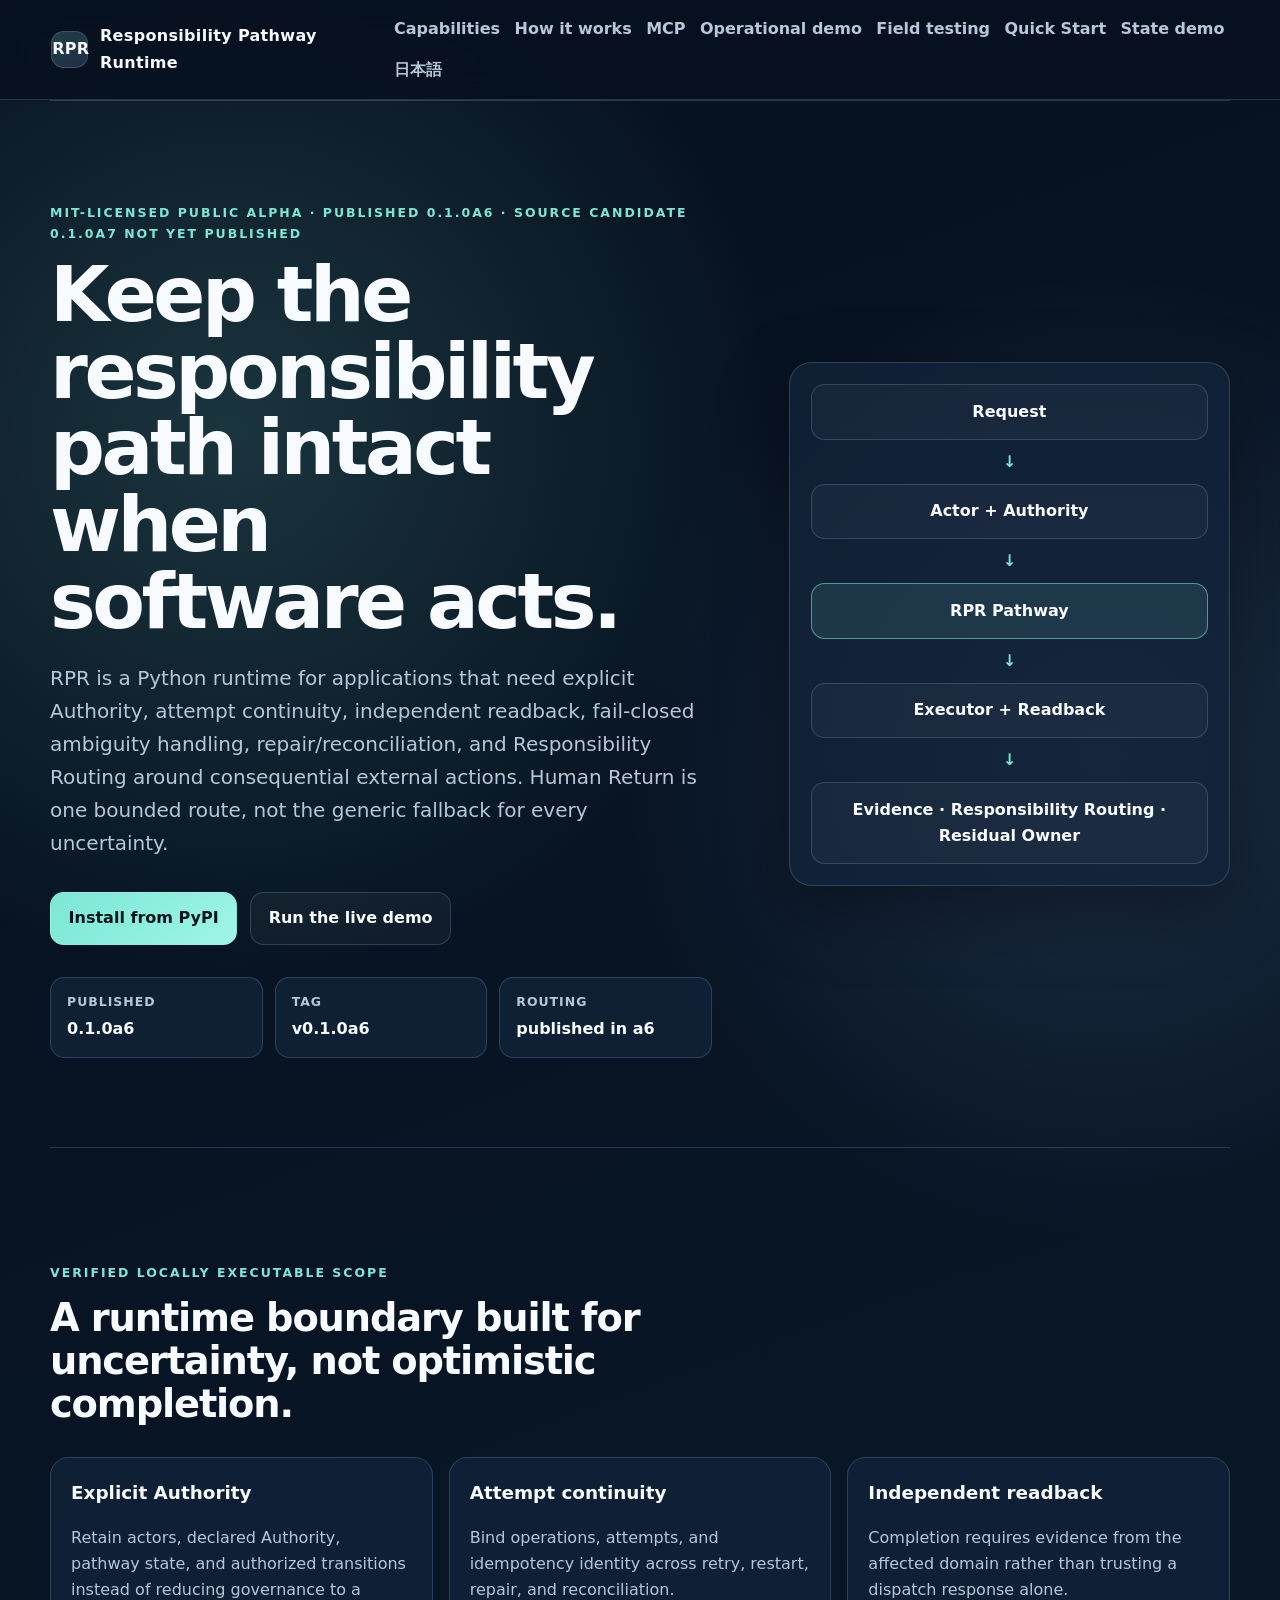
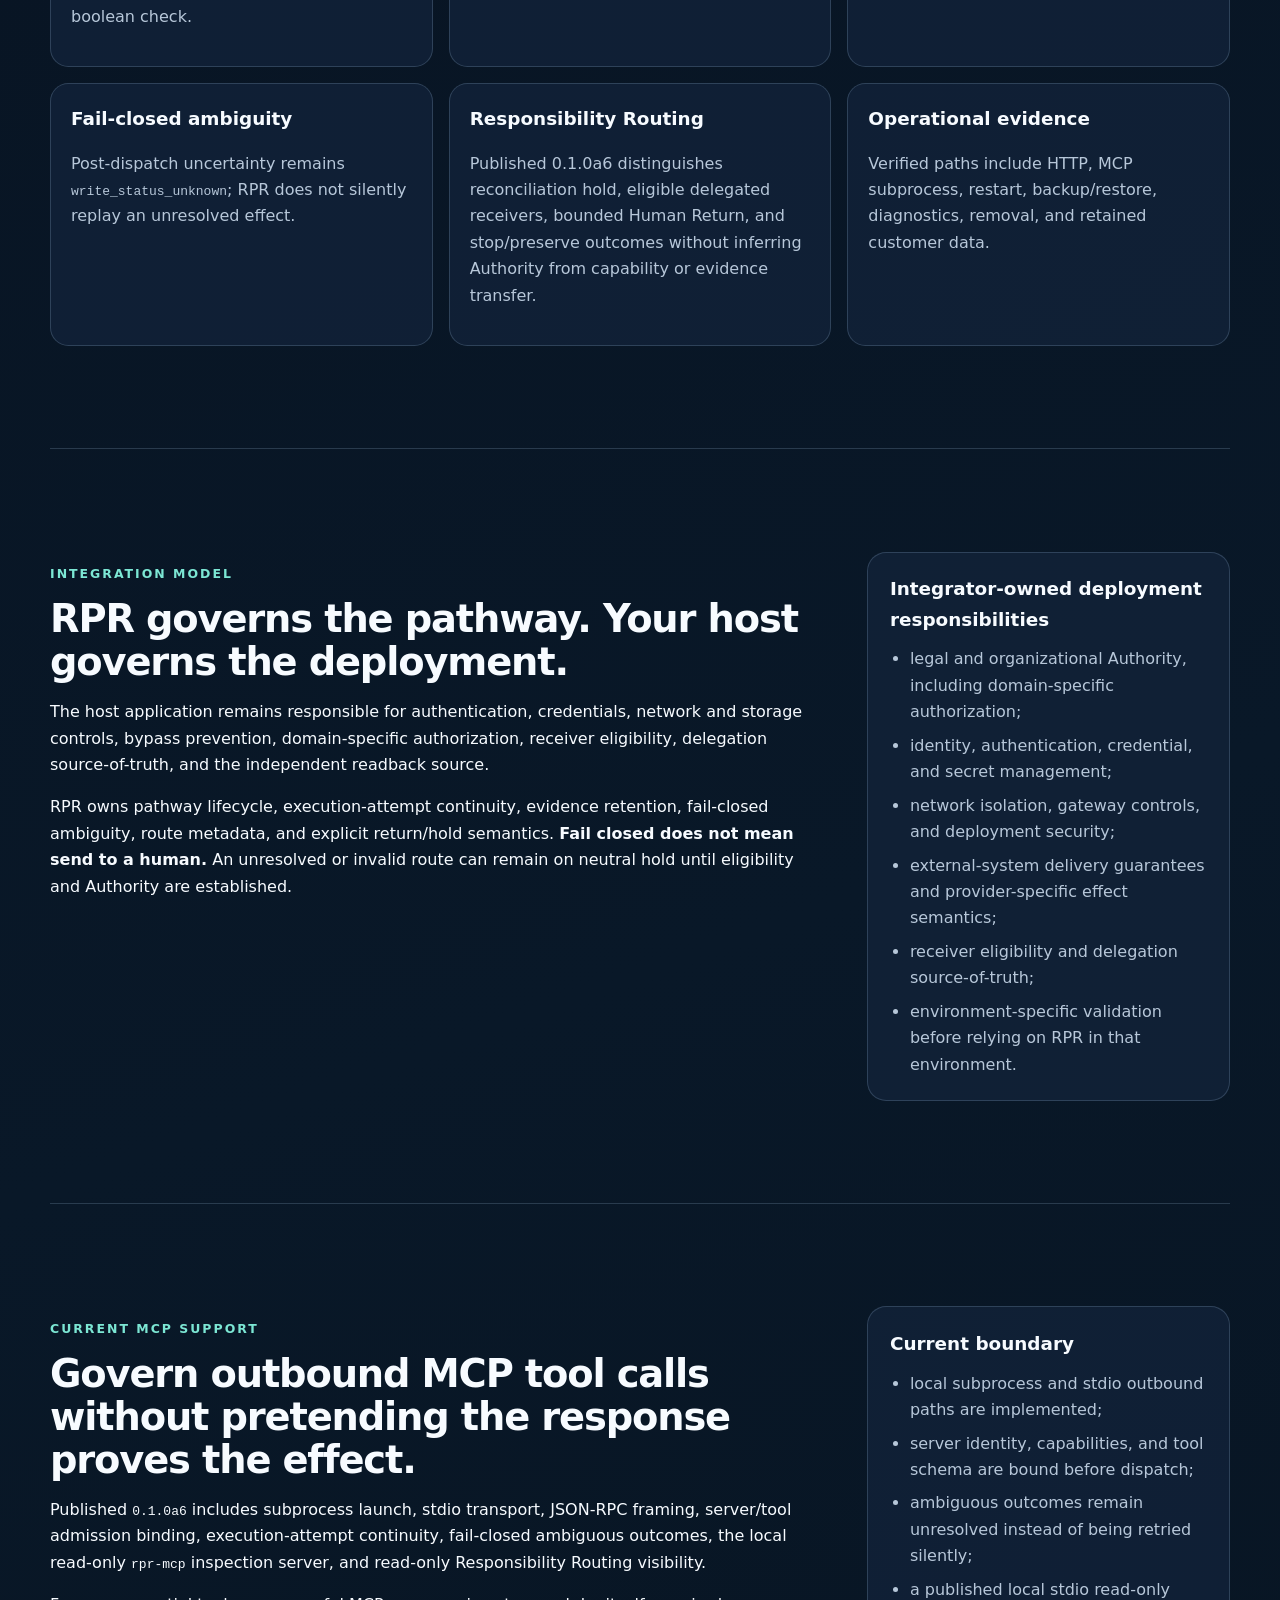
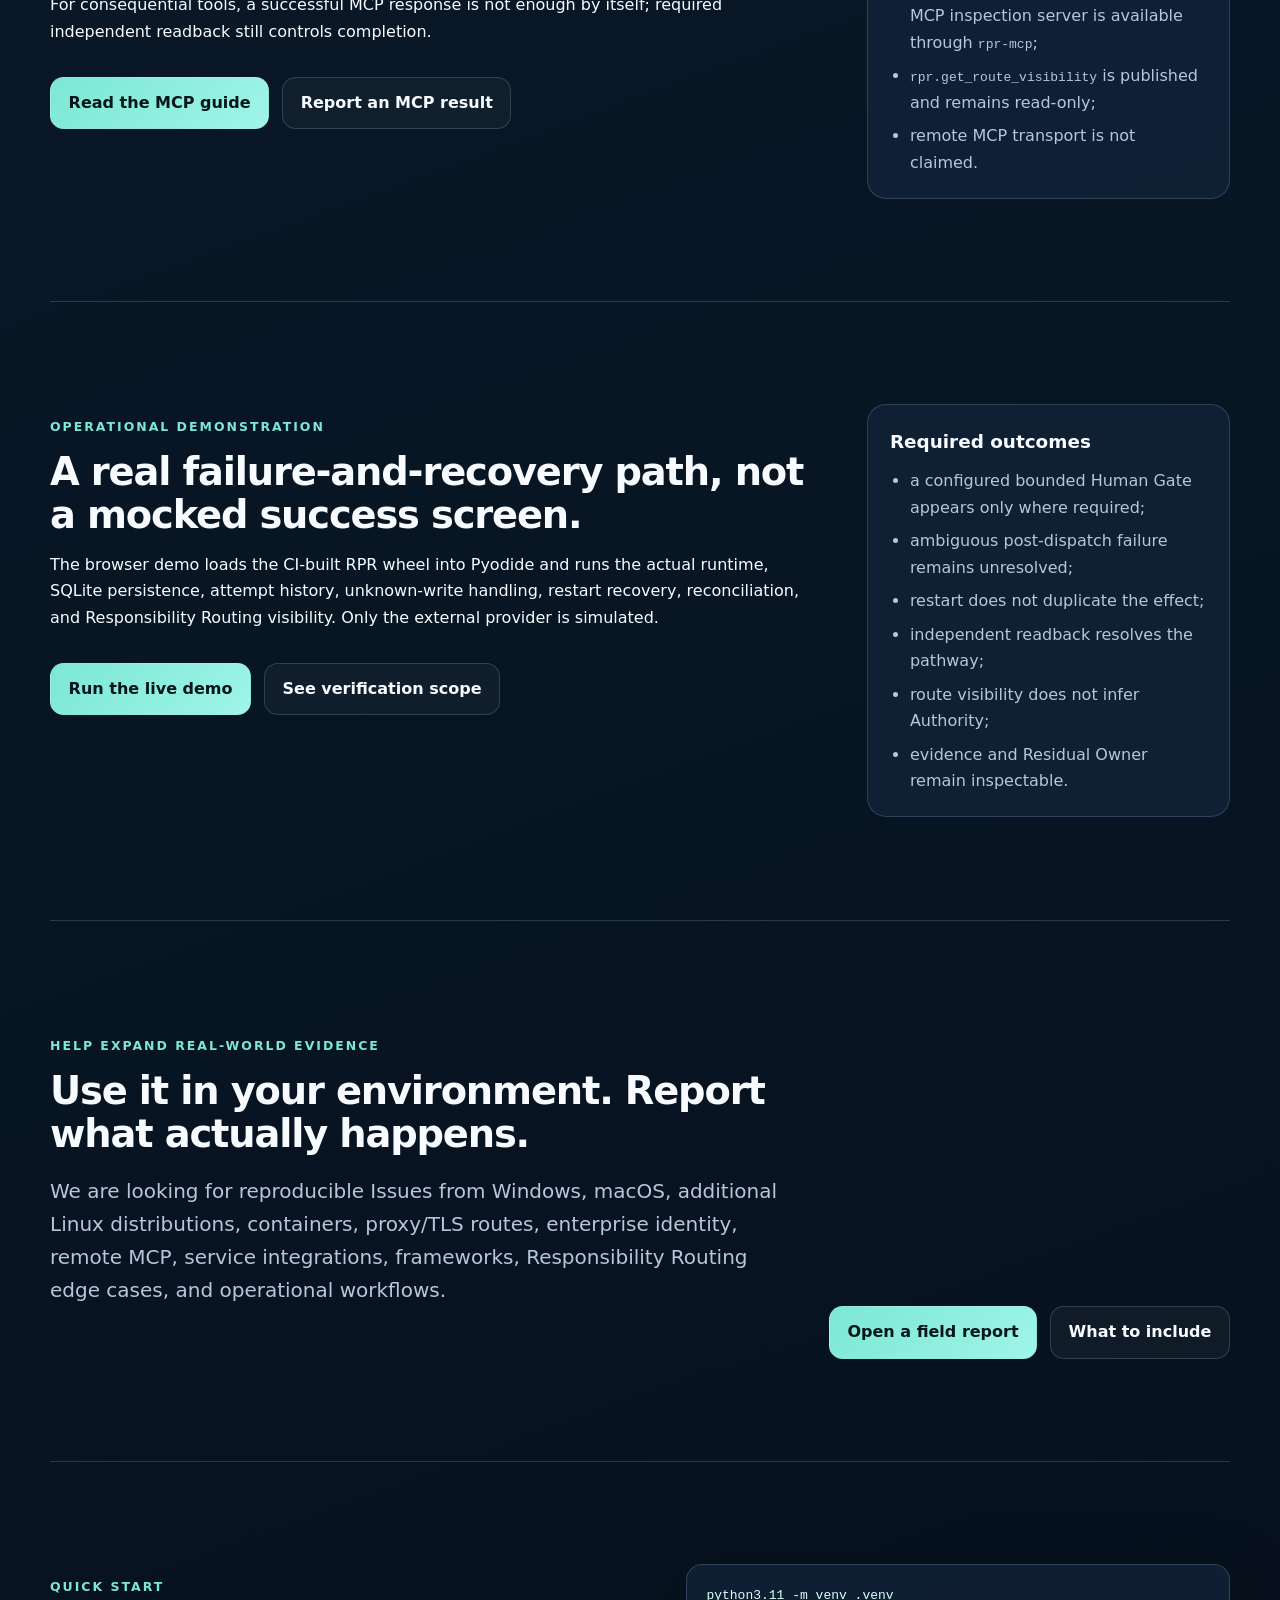
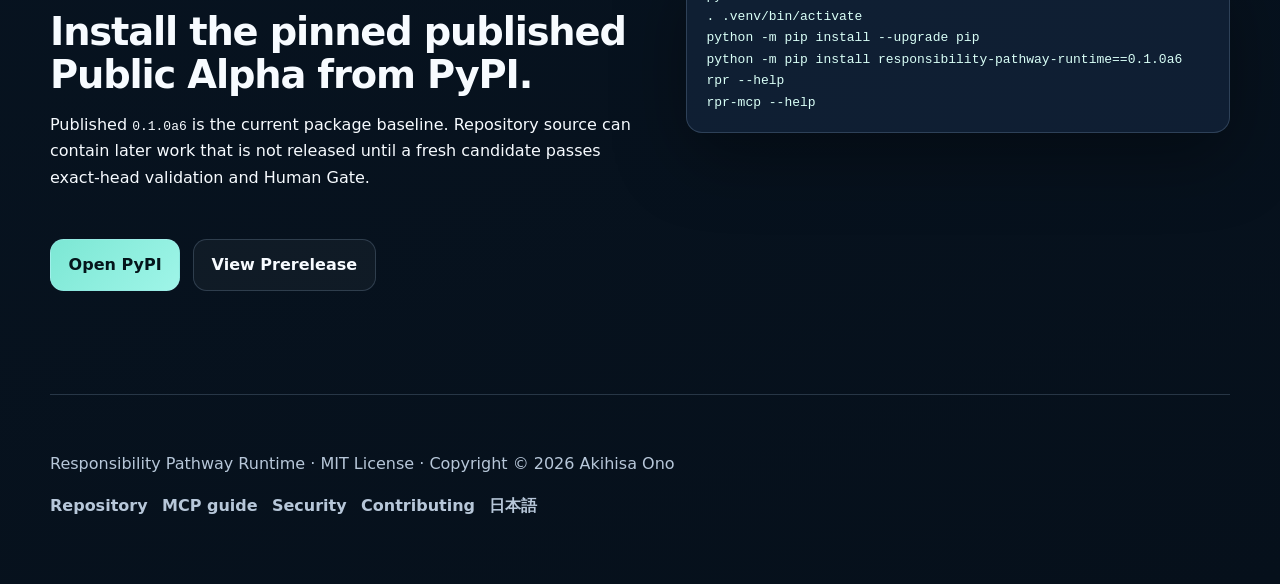
<file: site/index.html>
<!doctype html>
<html lang="en">
<head>
  <meta charset="utf-8">
  <meta name="viewport" content="width=device-width, initial-scale=1">
  <meta name="description" content="Responsibility Pathway Runtime is an MIT-licensed Python runtime for governed external actions, evidence continuity, recovery, Responsibility Routing, bounded Human Gate decisions, and outbound MCP tool calls.">
  <title>Responsibility Pathway Runtime</title>
  <link rel="stylesheet" href="styles.css">
  <script src="app.js" defer></script>
</head>
<body>
  <a class="skip-link" href="#main">Skip to content</a>
  <header class="site-header">
    <a class="brand" href="#top" aria-label="RPR home"><span class="brand-mark" aria-hidden="true">RPR</span><span>Responsibility Pathway Runtime</span></a>
    <nav aria-label="Primary navigation"><a href="#capabilities">Capabilities</a><a href="#how">How it works</a><a href="#mcp">MCP</a><a href="#demo">Operational demo</a><a href="#field-tests">Field testing</a><a href="#start">Quick Start</a><a href="ja.html" hreflang="ja" lang="ja">日本語</a></nav>
  </header>
  <main id="main">
    <section class="hero" id="top">
      <div class="hero-copy">
        <p class="eyebrow">MIT-licensed Public Alpha · published 0.1.0a6 · source candidate 0.1.0a7 not yet published</p>
        <h1>Keep the responsibility path intact when software acts.</h1>
        <p class="lede">RPR is a Python runtime for applications that need explicit Authority, attempt continuity, independent readback, fail-closed ambiguity handling, repair/reconciliation, and Responsibility Routing around consequential external actions. Human Return is one bounded route, not the generic fallback for every uncertainty.</p>
        <div class="actions"><a class="button primary" href="https://pypi.org/project/responsibility-pathway-runtime/0.1.0a6/">Install from PyPI</a><a class="button secondary" href="demo.html">Run the live demo</a></div>
        <dl class="release-facts" aria-label="Release facts"><div><dt>Published</dt><dd>0.1.0a6</dd></div><div><dt>Tag</dt><dd>v0.1.0a6</dd></div><div><dt>Routing</dt><dd>published in a6</dd></div></dl>
      </div>
      <div class="pathway-card" aria-label="Responsibility pathway diagram"><div class="node">Request</div><span>↓</span><div class="node">Actor + Authority</div><span>↓</span><div class="node accent">RPR Pathway</div><span>↓</span><div class="node">Executor + Readback</div><span>↓</span><div class="node">Evidence · Responsibility Routing · Residual Owner</div></div>
    </section>
    <section class="section" id="capabilities"><div class="section-heading"><p class="eyebrow">Verified locally executable scope</p><h2>A runtime boundary built for uncertainty, not optimistic completion.</h2></div><div class="feature-grid">
      <article><h3>Explicit Authority</h3><p>Retain actors, declared Authority, pathway state, and authorized transitions instead of reducing governance to a boolean check.</p></article>
      <article><h3>Attempt continuity</h3><p>Bind operations, attempts, and idempotency identity across retry, restart, repair, and reconciliation.</p></article>
      <article><h3>Independent readback</h3><p>Completion requires evidence from the affected domain rather than trusting a dispatch response alone.</p></article>
      <article><h3>Fail-closed ambiguity</h3><p>Post-dispatch uncertainty remains <code>write_status_unknown</code>; RPR does not silently replay an unresolved effect.</p></article>
      <article><h3>Responsibility Routing</h3><p>Published 0.1.0a6 distinguishes reconciliation hold, eligible delegated receivers, bounded Human Return, and stop/preserve outcomes without inferring Authority from capability or evidence transfer.</p></article>
      <article><h3>Operational evidence</h3><p>Verified paths include HTTP, MCP subprocess, restart, backup/restore, diagnostics, removal, and retained customer data.</p></article>
    </div></section>
    <section class="section split" id="how"><div><p class="eyebrow">Integration model</p><h2>RPR governs the pathway. Your host governs the deployment.</h2><p>The host application remains responsible for authentication, credentials, network and storage controls, bypass prevention, domain-specific authorization, receiver eligibility, delegation source-of-truth, and the independent readback source.</p><p>RPR owns pathway lifecycle, execution-attempt continuity, evidence retention, fail-closed ambiguity, route metadata, and explicit return/hold semantics. <strong>Fail closed does not mean send to a human.</strong> An unresolved or invalid route can remain on neutral hold until eligibility and Authority are established.</p></div><aside class="boundary-card"><h3>Integrator-owned deployment responsibilities</h3><ul><li>legal and organizational Authority, including domain-specific authorization;</li><li>identity, authentication, credential, and secret management;</li><li>network isolation, gateway controls, and deployment security;</li><li>external-system delivery guarantees and provider-specific effect semantics;</li><li>receiver eligibility and delegation source-of-truth;</li><li>environment-specific validation before relying on RPR in that environment.</li></ul></aside></section>
    <section class="section split" id="mcp"><div><p class="eyebrow">Current MCP support</p><h2>Govern outbound MCP tool calls without pretending the response proves the effect.</h2><p>Published <code>0.1.0a6</code> includes subprocess launch, stdio transport, JSON-RPC framing, server/tool admission binding, execution-attempt continuity, fail-closed ambiguous outcomes, the local read-only <code>rpr-mcp</code> inspection server, and read-only Responsibility Routing visibility.</p><p>For consequential tools, a successful MCP response is not enough by itself; required independent readback still controls completion.</p><div class="actions"><a class="button primary" href="https://github.com/YutoriKomeiji/responsibility-pathway-runtime/blob/main/docs/en/mcp-integration.md">Read the MCP guide</a><a class="button secondary" href="https://github.com/YutoriKomeiji/responsibility-pathway-runtime/issues/new/choose">Report an MCP result</a></div></div><aside class="boundary-card"><h3>Current boundary</h3><ul><li>local subprocess and stdio outbound paths are implemented;</li><li>server identity, capabilities, and tool schema are bound before dispatch;</li><li>ambiguous outcomes remain unresolved instead of being retried silently;</li><li>a published local stdio read-only MCP inspection server is available through <code>rpr-mcp</code>;</li><li><code>rpr.get_route_visibility</code> is published and remains read-only;</li><li>remote MCP transport is not claimed.</li></ul></aside></section>
    <section class="section split" id="demo"><div><p class="eyebrow">Operational demonstration</p><h2>A real failure-and-recovery path, not a mocked success screen.</h2><p>The browser demo loads the CI-built RPR wheel into Pyodide and runs the actual runtime, SQLite persistence, attempt history, unknown-write handling, restart recovery, reconciliation, and Responsibility Routing visibility. Only the external provider is simulated.</p><div class="actions"><a class="button primary" href="demo.html">Run the live demo</a><a class="button secondary" href="https://github.com/YutoriKomeiji/responsibility-pathway-runtime/blob/main/docs/en/verification-release-uat.md">See verification scope</a></div></div><aside class="boundary-card"><h3>Required outcomes</h3><ul><li>a configured bounded Human Gate appears only where required;</li><li>ambiguous post-dispatch failure remains unresolved;</li><li>restart does not duplicate the effect;</li><li>independent readback resolves the pathway;</li><li>route visibility does not infer Authority;</li><li>evidence and Residual Owner remain inspectable.</li></ul></aside></section>
    <section class="section field" id="field-tests"><div class="section-heading"><p class="eyebrow">Help expand real-world evidence</p><h2>Use it in your environment. Report what actually happens.</h2><p>We are looking for reproducible Issues from Windows, macOS, additional Linux distributions, containers, proxy/TLS routes, enterprise identity, remote MCP, service integrations, frameworks, Responsibility Routing edge cases, and operational workflows.</p></div><div class="field-actions"><a class="button primary" href="https://github.com/YutoriKomeiji/responsibility-pathway-runtime/issues/new/choose">Open a field report</a><a class="button secondary" href="https://github.com/YutoriKomeiji/responsibility-pathway-runtime/blob/main/SUPPORT.md">What to include</a></div></section>
    <section class="section quick-start" id="start"><div><p class="eyebrow">Quick Start</p><h2>Install the pinned published Public Alpha from PyPI.</h2><p>Published <code>0.1.0a6</code> is the current package baseline. Repository source can contain later work that is not released until a fresh candidate passes exact-head validation and Human Gate.</p></div><pre><code>python3.11 -m venv .venv
. .venv/bin/activate
python -m pip install --upgrade pip
python -m pip install responsibility-pathway-runtime==0.1.0a6
rpr --help
rpr-mcp --help</code></pre><div class="actions"><a class="button primary" href="https://pypi.org/project/responsibility-pathway-runtime/0.1.0a6/">Open PyPI</a><a class="button secondary" href="https://github.com/YutoriKomeiji/responsibility-pathway-runtime/releases/tag/v0.1.0a6">View Prerelease</a></div></section>
  </main>
  <footer><p>Responsibility Pathway Runtime · MIT License · Copyright © 2026 Akihisa Ono</p><nav aria-label="Footer navigation"><a href="https://github.com/YutoriKomeiji/responsibility-pathway-runtime">Repository</a><a href="https://github.com/YutoriKomeiji/responsibility-pathway-runtime/blob/main/docs/en/mcp-integration.md">MCP guide</a><a href="https://github.com/YutoriKomeiji/responsibility-pathway-runtime/blob/main/SECURITY.md">Security</a><a href="https://github.com/YutoriKomeiji/responsibility-pathway-runtime/blob/main/CONTRIBUTING.md">Contributing</a><a href="ja.html" hreflang="ja" lang="ja">日本語</a></nav></footer>
</body>
</html>
</file>
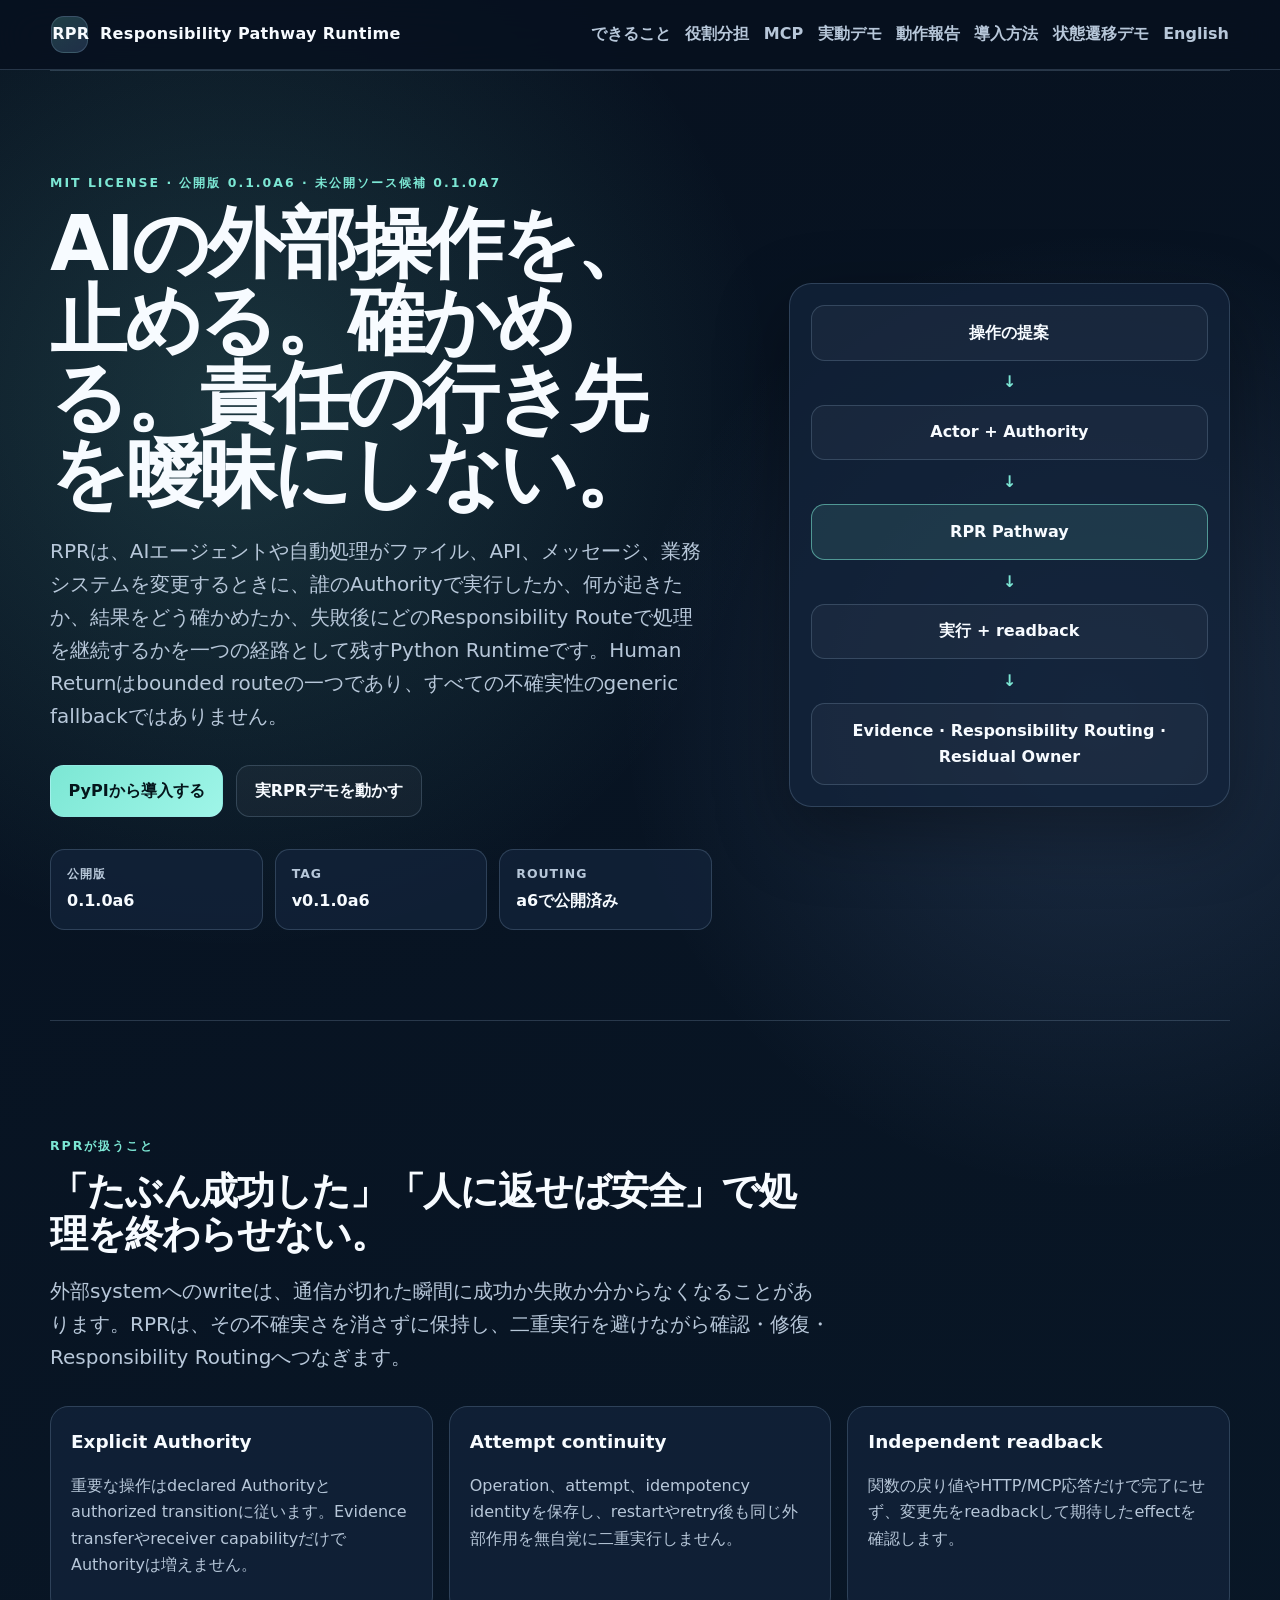
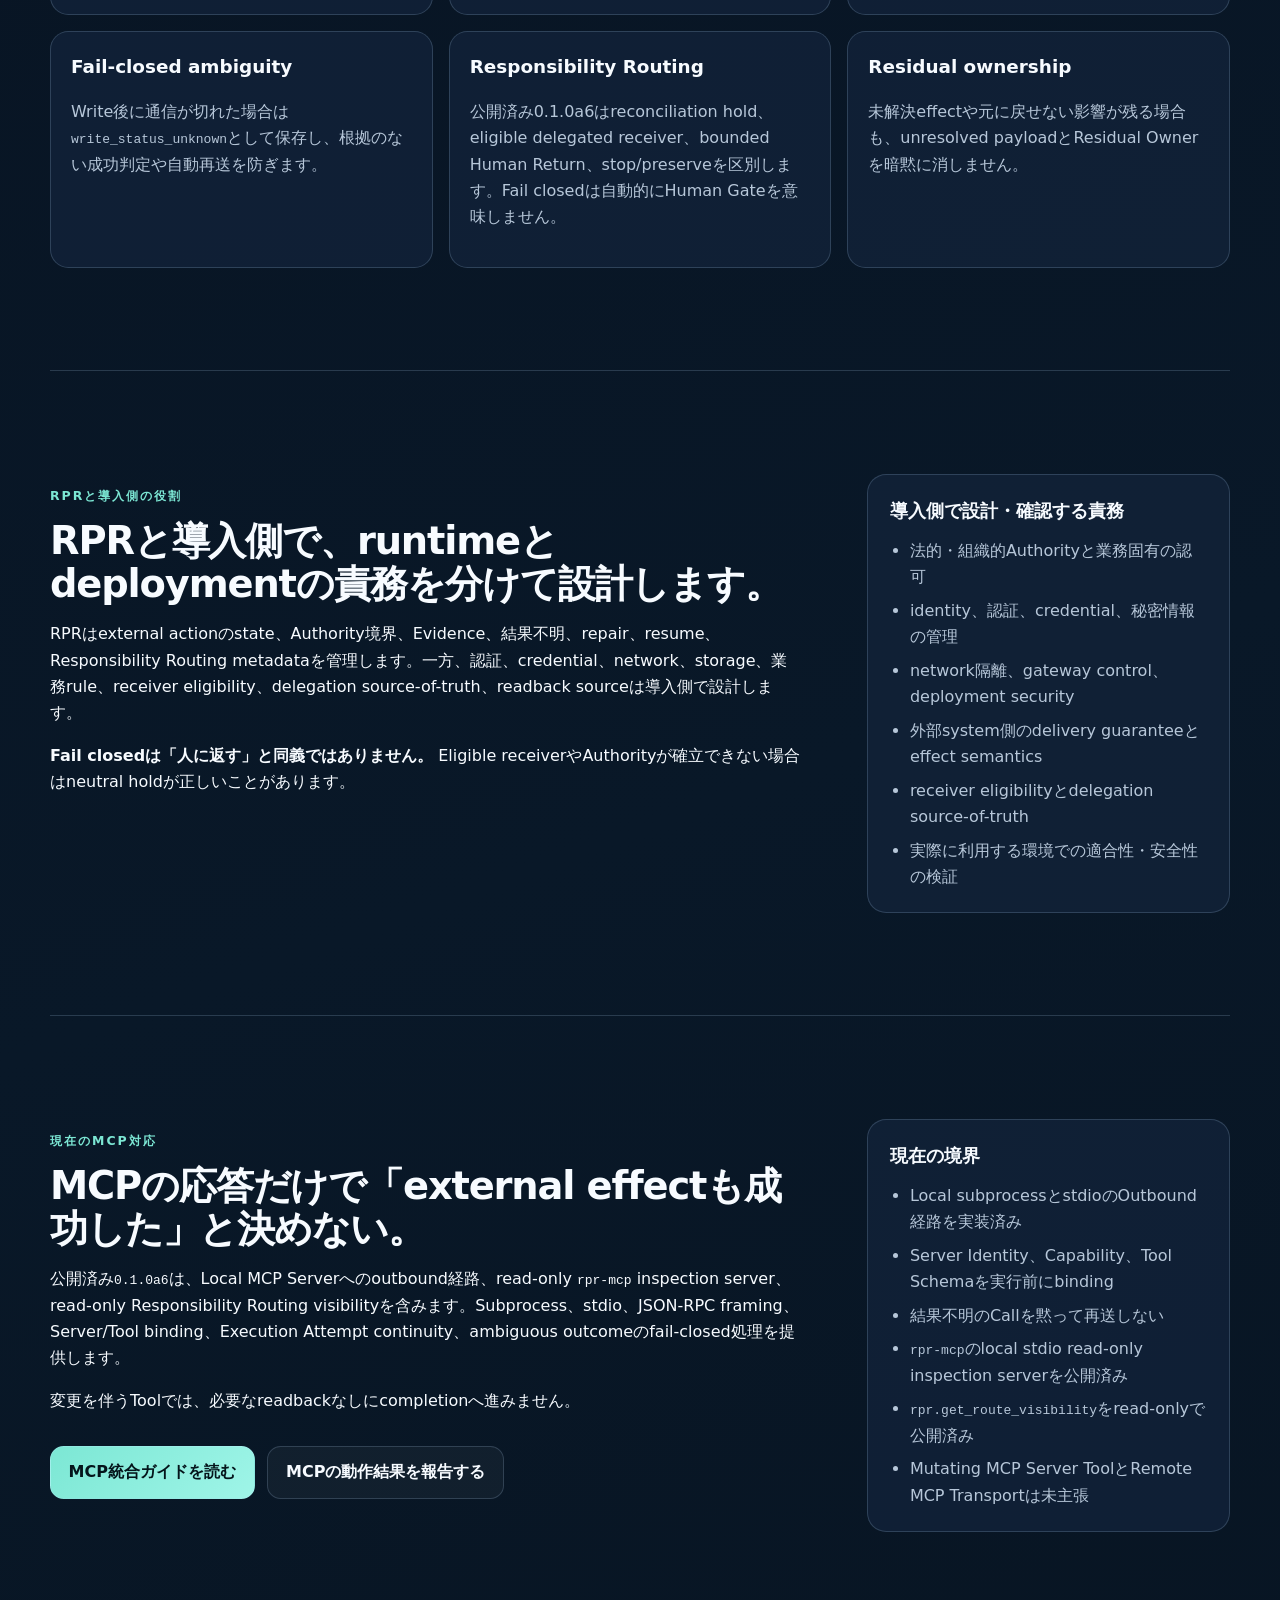
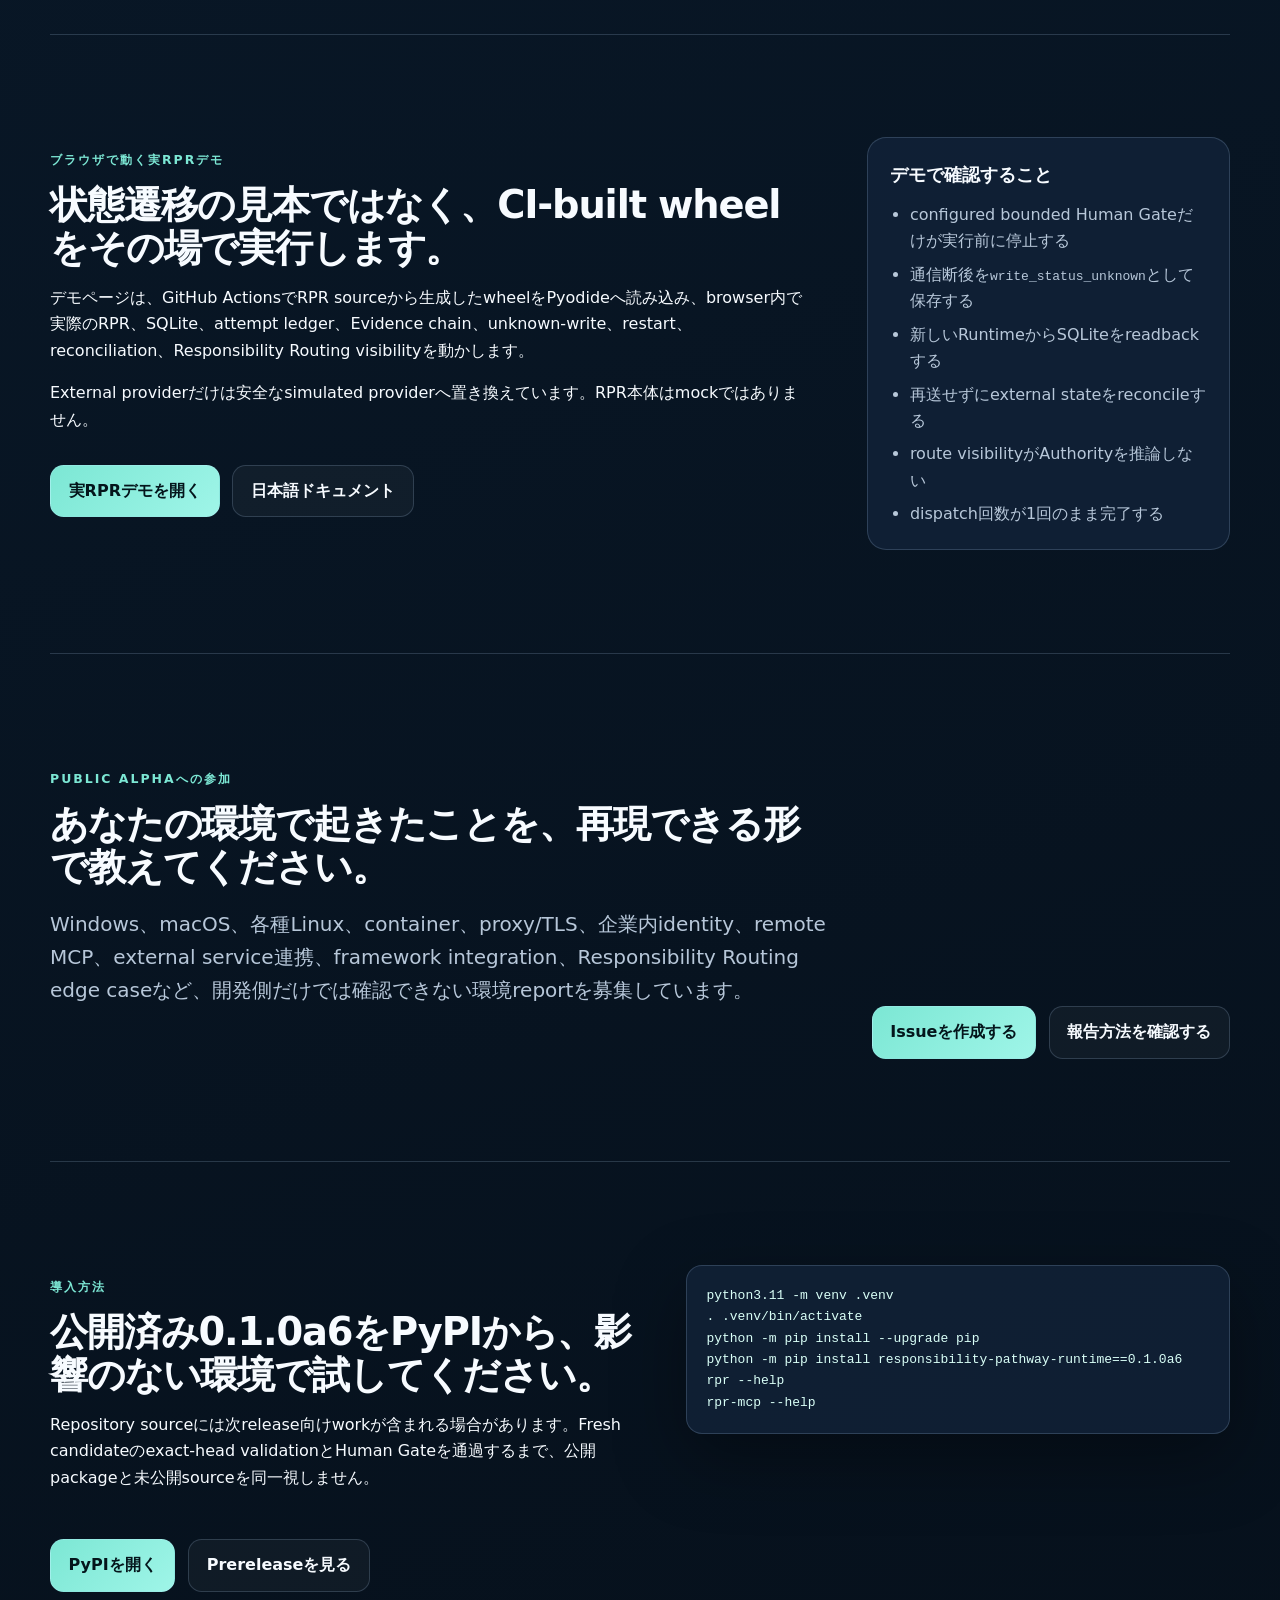
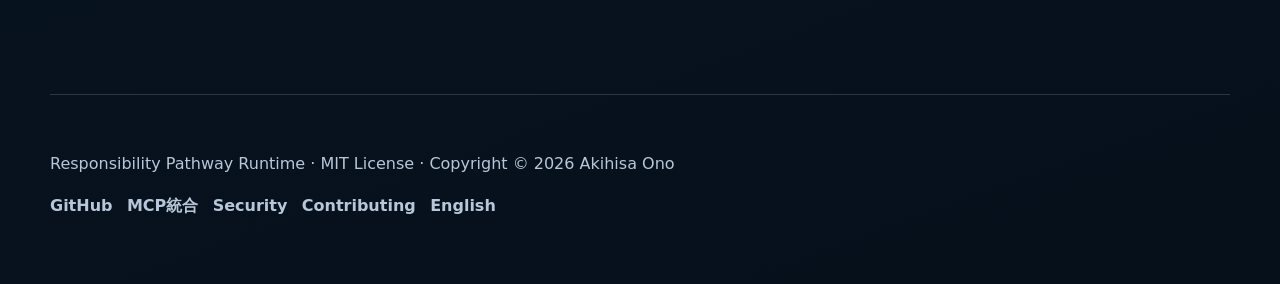
<file: site/ja.html>
<!doctype html>
<html lang="ja">
<head>
  <meta charset="utf-8">
  <meta name="viewport" content="width=device-width, initial-scale=1">
  <meta name="description" content="Responsibility Pathway Runtime（RPR）は、AIや自動処理による外部操作とMCP Tool Callを、Authority、実行記録、結果確認、修復、Responsibility Routingまで含む責任経路として扱うMITライセンスのPython Runtimeです。">
  <title>Responsibility Pathway Runtime | 日本語</title>
  <link rel="stylesheet" href="styles.css">
  <script src="app.js" defer></script>
</head>
<body>
  <a class="skip-link" href="#main">本文へ移動</a>
  <header class="site-header">
    <a class="brand" href="#top" aria-label="RPRホーム"><span class="brand-mark" aria-hidden="true">RPR</span><span>Responsibility Pathway Runtime</span></a>
    <nav aria-label="主要ナビゲーション"><a href="#capabilities">できること</a><a href="#how">役割分担</a><a href="#mcp">MCP</a><a href="#demo">実動デモ</a><a href="#field-tests">動作報告</a><a href="#start">導入方法</a><a href="index.html" hreflang="en" lang="en">English</a></nav>
  </header>
  <main id="main">
    <section class="hero" id="top">
      <div class="hero-copy">
        <p class="eyebrow">MIT License · 公開版 0.1.0a6 · 未公開ソース候補 0.1.0a7</p>
        <h1>AIの外部操作を、止める。確かめる。責任の行き先を曖昧にしない。</h1>
        <p class="lede">RPRは、AIエージェントや自動処理がファイル、API、メッセージ、業務システムを変更するときに、誰のAuthorityで実行したか、何が起きたか、結果をどう確かめたか、失敗後にどのResponsibility Routeで処理を継続するかを一つの経路として残すPython Runtimeです。Human Returnはbounded routeの一つであり、すべての不確実性のgeneric fallbackではありません。</p>
        <div class="actions"><a class="button primary" href="https://pypi.org/project/responsibility-pathway-runtime/0.1.0a6/">PyPIから導入する</a><a class="button secondary" href="demo.html">実RPRデモを動かす</a></div>
        <dl class="release-facts" aria-label="公開情報"><div><dt>公開版</dt><dd>0.1.0a6</dd></div><div><dt>Tag</dt><dd>v0.1.0a6</dd></div><div><dt>Routing</dt><dd>a6で公開済み</dd></div></dl>
      </div>
      <div class="pathway-card" aria-label="責任経路図"><div class="node">操作の提案</div><span>↓</span><div class="node">Actor + Authority</div><span>↓</span><div class="node accent">RPR Pathway</div><span>↓</span><div class="node">実行 + readback</div><span>↓</span><div class="node">Evidence · Responsibility Routing · Residual Owner</div></div>
    </section>

    <section class="section" id="capabilities">
      <div class="section-heading"><p class="eyebrow">RPRが扱うこと</p><h2>「たぶん成功した」「人に返せば安全」で処理を終わらせない。</h2><p>外部systemへのwriteは、通信が切れた瞬間に成功か失敗か分からなくなることがあります。RPRは、その不確実さを消さずに保持し、二重実行を避けながら確認・修復・Responsibility Routingへつなぎます。</p></div>
      <div class="feature-grid">
        <article><h3>Explicit Authority</h3><p>重要な操作はdeclared Authorityとauthorized transitionに従います。Evidence transferやreceiver capabilityだけでAuthorityは増えません。</p></article>
        <article><h3>Attempt continuity</h3><p>Operation、attempt、idempotency identityを保存し、restartやretry後も同じ外部作用を無自覚に二重実行しません。</p></article>
        <article><h3>Independent readback</h3><p>関数の戻り値やHTTP/MCP応答だけで完了にせず、変更先をreadbackして期待したeffectを確認します。</p></article>
        <article><h3>Fail-closed ambiguity</h3><p>Write後に通信が切れた場合は<code>write_status_unknown</code>として保存し、根拠のない成功判定や自動再送を防ぎます。</p></article>
        <article><h3>Responsibility Routing</h3><p>公開済み0.1.0a6はreconciliation hold、eligible delegated receiver、bounded Human Return、stop/preserveを区別します。Fail closedは自動的にHuman Gateを意味しません。</p></article>
        <article><h3>Residual ownership</h3><p>未解決effectや元に戻せない影響が残る場合も、unresolved payloadとResidual Ownerを暗黙に消しません。</p></article>
      </div>
    </section>

    <section class="section split" id="how">
      <div><p class="eyebrow">RPRと導入側の役割</p><h2>RPRと導入側で、runtimeとdeploymentの責務を分けて設計します。</h2><p>RPRはexternal actionのstate、Authority境界、Evidence、結果不明、repair、resume、Responsibility Routing metadataを管理します。一方、認証、credential、network、storage、業務rule、receiver eligibility、delegation source-of-truth、readback sourceは導入側で設計します。</p><p><strong>Fail closedは「人に返す」と同義ではありません。</strong> Eligible receiverやAuthorityが確立できない場合はneutral holdが正しいことがあります。</p></div>
      <aside class="boundary-card"><h3>導入側で設計・確認する責務</h3><ul><li>法的・組織的Authorityと業務固有の認可</li><li>identity、認証、credential、秘密情報の管理</li><li>network隔離、gateway control、deployment security</li><li>外部system側のdelivery guaranteeとeffect semantics</li><li>receiver eligibilityとdelegation source-of-truth</li><li>実際に利用する環境での適合性・安全性の検証</li></ul></aside>
    </section>

    <section class="section split" id="mcp">
      <div><p class="eyebrow">現在のMCP対応</p><h2>MCPの応答だけで「external effectも成功した」と決めない。</h2><p>公開済み<code>0.1.0a6</code>は、Local MCP Serverへのoutbound経路、read-only <code>rpr-mcp</code> inspection server、read-only Responsibility Routing visibilityを含みます。Subprocess、stdio、JSON-RPC framing、Server/Tool binding、Execution Attempt continuity、ambiguous outcomeのfail-closed処理を提供します。</p><p>変更を伴うToolでは、必要なreadbackなしにcompletionへ進みません。</p><div class="actions"><a class="button primary" href="https://github.com/YutoriKomeiji/responsibility-pathway-runtime/blob/main/docs/ja/mcp-integration.md">MCP統合ガイドを読む</a><a class="button secondary" href="https://github.com/YutoriKomeiji/responsibility-pathway-runtime/issues/new/choose">MCPの動作結果を報告する</a></div></div>
      <aside class="boundary-card"><h3>現在の境界</h3><ul><li>Local subprocessとstdioのOutbound経路を実装済み</li><li>Server Identity、Capability、Tool Schemaを実行前にbinding</li><li>結果不明のCallを黙って再送しない</li><li><code>rpr-mcp</code>のlocal stdio read-only inspection serverを公開済み</li><li><code>rpr.get_route_visibility</code>をread-onlyで公開済み</li><li>Mutating MCP Server ToolとRemote MCP Transportは未主張</li></ul></aside>
    </section>

    <section class="section split" id="demo">
      <div><p class="eyebrow">ブラウザで動く実RPRデモ</p><h2>状態遷移の見本ではなく、CI-built wheelをその場で実行します。</h2><p>デモページは、GitHub ActionsでRPR sourceから生成したwheelをPyodideへ読み込み、browser内で実際のRPR、SQLite、attempt ledger、Evidence chain、unknown-write、restart、reconciliation、Responsibility Routing visibilityを動かします。</p><p>External providerだけは安全なsimulated providerへ置き換えています。RPR本体はmockではありません。</p><div class="actions"><a class="button primary" href="demo.html">実RPRデモを開く</a><a class="button secondary" href="https://github.com/YutoriKomeiji/responsibility-pathway-runtime/blob/main/docs/ja/README.md">日本語ドキュメント</a></div></div>
      <aside class="boundary-card"><h3>デモで確認すること</h3><ul><li>configured bounded Human Gateだけが実行前に停止する</li><li>通信断後を<code>write_status_unknown</code>として保存する</li><li>新しいRuntimeからSQLiteをreadbackする</li><li>再送せずにexternal stateをreconcileする</li><li>route visibilityがAuthorityを推論しない</li><li>dispatch回数が1回のまま完了する</li></ul></aside>
    </section>

    <section class="section field" id="field-tests">
      <div class="section-heading"><p class="eyebrow">Public Alphaへの参加</p><h2>あなたの環境で起きたことを、再現できる形で教えてください。</h2><p>Windows、macOS、各種Linux、container、proxy/TLS、企業内identity、remote MCP、external service連携、framework integration、Responsibility Routing edge caseなど、開発側だけでは確認できない環境reportを募集しています。</p></div>
      <div class="field-actions"><a class="button primary" href="https://github.com/YutoriKomeiji/responsibility-pathway-runtime/issues/new/choose">Issueを作成する</a><a class="button secondary" href="https://github.com/YutoriKomeiji/responsibility-pathway-runtime/blob/main/SUPPORT.md">報告方法を確認する</a></div>
    </section>

    <section class="section quick-start" id="start">
      <div><p class="eyebrow">導入方法</p><h2>公開済み0.1.0a6をPyPIから、影響のない環境で試してください。</h2><p>Repository sourceには次release向けworkが含まれる場合があります。Fresh candidateのexact-head validationとHuman Gateを通過するまで、公開packageと未公開sourceを同一視しません。</p></div>
      <pre><code>python3.11 -m venv .venv
. .venv/bin/activate
python -m pip install --upgrade pip
python -m pip install responsibility-pathway-runtime==0.1.0a6
rpr --help
rpr-mcp --help</code></pre>
      <div class="actions"><a class="button primary" href="https://pypi.org/project/responsibility-pathway-runtime/0.1.0a6/">PyPIを開く</a><a class="button secondary" href="https://github.com/YutoriKomeiji/responsibility-pathway-runtime/releases/tag/v0.1.0a6">Prereleaseを見る</a></div>
    </section>
  </main>
  <footer><p>Responsibility Pathway Runtime · MIT License · Copyright © 2026 Akihisa Ono</p><nav aria-label="フッターナビゲーション"><a href="https://github.com/YutoriKomeiji/responsibility-pathway-runtime">GitHub</a><a href="https://github.com/YutoriKomeiji/responsibility-pathway-runtime/blob/main/docs/ja/mcp-integration.md">MCP統合</a><a href="https://github.com/YutoriKomeiji/responsibility-pathway-runtime/blob/main/SECURITY.md">Security</a><a href="https://github.com/YutoriKomeiji/responsibility-pathway-runtime/blob/main/CONTRIBUTING.md">Contributing</a><a href="index.html" hreflang="en" lang="en">English</a></nav></footer>
</body>
</html>
</file>
<file: site/styles.css>
/*
Language: CSS
Purpose: Public product website presentation for Responsibility Pathway Runtime.
Boundary: Static presentation only; it does not change runtime authorization or verification semantics.
*/
:root {
  color-scheme: dark;
  --bg: #07111f;
  --surface: rgba(18, 35, 58, 0.78);
  --surface-strong: #10253e;
  --text: #f7fbff;
  --muted: #b7c7d9;
  --accent: #7ce7d4;
  --accent-2: #8eb8ff;
  --warning: #ffd27a;
  --line: rgba(190, 220, 255, 0.18);
  --shadow: 0 24px 70px rgba(0, 0, 0, 0.34);
  font-family: Inter, ui-sans-serif, system-ui, -apple-system, BlinkMacSystemFont, "Segoe UI", sans-serif;
}
* { box-sizing: border-box; }
html { scroll-behavior: smooth; }
body {
  margin: 0;
  min-height: 100vh;
  color: var(--text);
  background:
    radial-gradient(circle at 18% 8%, rgba(124, 231, 212, 0.16), transparent 34rem),
    radial-gradient(circle at 86% 14%, rgba(142, 184, 255, 0.16), transparent 30rem),
    linear-gradient(160deg, #07111f 0%, #091828 48%, #06101b 100%);
  line-height: 1.65;
}
a { color: var(--accent); text-underline-offset: .2em; }
a:hover { color: #b8fff2; }
.skip-link { position: absolute; left: -999px; top: 1rem; }
.skip-link:focus { left: 1rem; z-index: 99; padding: .7rem 1rem; background: #fff; color: #000; border-radius: .7rem; }
.site-header {
  position: sticky; top: 0; z-index: 20;
  display: flex; align-items: center; justify-content: space-between; gap: 1rem;
  padding: 1rem clamp(1rem, 4vw, 4rem);
  background: rgba(7, 17, 31, .82); backdrop-filter: blur(18px);
  border-bottom: 1px solid var(--line);
}
.brand { display: flex; align-items: center; gap: .75rem; font-weight: 800; letter-spacing: .02em; text-decoration: none; color: var(--text); }
.brand-mark { width: 2.3rem; height: 2.3rem; display: grid; place-items: center; border: 1px solid var(--line); border-radius: .8rem; background: linear-gradient(145deg, rgba(124,231,212,.22), rgba(142,184,255,.18)); }
nav { display: flex; flex-wrap: wrap; gap: .9rem; }
nav a { color: var(--muted); text-decoration: none; font-weight: 650; }
nav a:hover, nav a:focus-visible { color: var(--text); }
main { width: min(1180px, calc(100% - 2rem)); margin: 0 auto; }
.hero { min-height: 72vh; display: grid; grid-template-columns: 1.2fr .8fr; align-items: center; gap: clamp(2rem, 6vw, 5rem); padding: clamp(3.5rem, 7vw, 6.5rem) 0; }
.eyebrow { color: var(--accent); font-weight: 800; letter-spacing: .16em; text-transform: uppercase; font-size: .78rem; }
h1 { font-size: clamp(2.65rem, 6vw, 5.4rem); line-height: 1; letter-spacing: -.045em; margin: .7rem 0 1.35rem; max-width: 11ch; }
html[lang="ja"] h1 { max-width: none; text-wrap: balance; }
h2 { font-size: clamp(1.75rem, 3vw, 2.75rem); line-height: 1.12; letter-spacing: -.03em; margin: 0 0 1rem; }
h3 { margin: 0 0 .65rem; font-size: 1.15rem; }
.lead, .lede, .section-heading > p:not(.eyebrow) { color: var(--muted); font-size: clamp(1.05rem, 1.6vw, 1.25rem); max-width: 68ch; }
.actions { display: flex; flex-wrap: wrap; gap: .8rem; margin-top: 2rem; }
.button { display: inline-flex; align-items: center; justify-content: center; min-height: 3rem; padding: .75rem 1.1rem; border-radius: .85rem; border: 1px solid var(--line); text-decoration: none; font-weight: 800; cursor: pointer; }
.button.primary { color: #04151b; background: linear-gradient(135deg, var(--accent), #9ff5e8); }
.button.secondary { color: var(--text); background: rgba(255,255,255,.04); }
.button:disabled { cursor: not-allowed; opacity: .55; }
.status-card, .card, .boundary-card, .pathway-card, .feature-grid article, .release-facts div, pre { background: var(--surface); border: 1px solid var(--line); box-shadow: var(--shadow); }
.status-card { border-radius: 1.4rem; padding: 1.4rem; }
.status-row { display: flex; justify-content: space-between; gap: 1rem; padding: .72rem 0; border-bottom: 1px solid var(--line); }
.status-row:last-child { border-bottom: 0; }
.status-row span:first-child { color: var(--muted); }
.badge { display: inline-flex; align-items: center; gap: .4rem; border-radius: 999px; padding: .35rem .65rem; border: 1px solid var(--line); background: rgba(124,231,212,.08); font-size: .86rem; font-weight: 800; }
.release-facts { display: grid; grid-template-columns: repeat(3, minmax(0, 1fr)); gap: .75rem; margin: 2rem 0 0; }
.release-facts div { border-radius: .9rem; padding: .9rem 1rem; box-shadow: none; }
.release-facts dt { color: var(--muted); font-size: .78rem; font-weight: 750; letter-spacing: .08em; text-transform: uppercase; }
.release-facts dd { margin: .2rem 0 0; font-weight: 800; }
.pathway-card { border-radius: 1.4rem; padding: 1.3rem; display: grid; gap: .55rem; box-shadow: var(--shadow); }
.pathway-card > span { color: var(--accent); text-align: center; font-weight: 800; }
.node { padding: .85rem 1rem; border: 1px solid var(--line); border-radius: .85rem; background: rgba(255,255,255,.035); text-align: center; font-weight: 800; }
.node.accent { border-color: rgba(124,231,212,.55); background: rgba(124,231,212,.11); }
section { padding: clamp(3.5rem, 8vw, 7rem) 0; border-top: 1px solid var(--line); }
.section-heading { max-width: 780px; margin-bottom: 2rem; }
.section-intro { color: var(--muted); max-width: 70ch; }
.grid, .feature-grid { display: grid; grid-template-columns: repeat(3, 1fr); gap: 1rem; margin-top: 2rem; }
.card, .feature-grid article { border-radius: 1.15rem; padding: 1.25rem; }
.card p, .card li, .feature-grid p, .boundary-card p, .boundary-card li { color: var(--muted); }
.feature-grid article { box-shadow: none; }
.split { display: grid; grid-template-columns: minmax(0, 1.35fr) minmax(280px, .65fr); gap: clamp(2rem, 5vw, 4rem); align-items: start; }
.boundary-card { border-radius: 1.2rem; padding: 1.35rem; box-shadow: none; }
.boundary-card ul { margin: .7rem 0 0; padding-left: 1.25rem; }
.boundary-card li + li { margin-top: .45rem; }
.field { display: grid; grid-template-columns: minmax(0, 1.5fr) auto; gap: 2rem; align-items: end; }
.field-actions { display: flex; flex-wrap: wrap; gap: .8rem; }
.quick-start { display: grid; grid-template-columns: minmax(0, 1fr) minmax(360px, .9fr); gap: 2rem; align-items: start; }
.quick-start .actions { grid-column: 1 / -1; margin-top: 0; }
.pathway { display: grid; grid-template-columns: repeat(5, minmax(0,1fr)); gap: .65rem; margin-top: 2rem; }
.pathway div { position: relative; padding: 1rem; border-radius: .9rem; border: 1px solid var(--line); background: rgba(255,255,255,.035); text-align: center; font-weight: 800; }
.pathway div:not(:last-child)::after { content: "→"; position: absolute; right: -.7rem; top: 50%; transform: translateY(-50%); color: var(--accent); z-index: 2; }
pre { overflow-x: auto; padding: 1.2rem; border-radius: 1rem; color: #d9fff7; margin: 0; }
.notice { border-left: .25rem solid var(--warning); padding: 1rem 1.2rem; background: rgba(255,210,122,.08); border-radius: .35rem .9rem .9rem .35rem; }
footer, .site-footer { width: min(1180px, calc(100% - 2rem)); margin: 0 auto; padding: 2.5rem 0 4rem; color: var(--muted); border-top: 1px solid var(--line); }
footer nav { margin-top: 1rem; }
.reveal { opacity: 0; transform: translateY(18px); transition: opacity .55s ease, transform .55s ease; }
.reveal.visible { opacity: 1; transform: none; }
@media (max-width: 820px) {
  .site-header { align-items: flex-start; flex-direction: column; gap: .75rem; padding: .85rem 1rem .95rem; }
  .site-header nav { gap: .55rem .8rem; }
  .site-header nav a { line-height: 1.35; }
  .hero, .split, .field, .quick-start { grid-template-columns: 1fr; min-height: auto; }
  .hero { gap: 2rem; padding: 2.4rem 0 3.25rem; }
  h1 { font-size: clamp(2.35rem, 11vw, 3.5rem); line-height: 1.04; }
  html[lang="ja"] h1 { font-size: clamp(2.15rem, 9.8vw, 3.15rem); line-height: 1.12; letter-spacing: -.035em; max-width: none; }
  .release-facts, .grid, .feature-grid { grid-template-columns: 1fr; }
  .quick-start .actions { grid-column: auto; }
  .pathway { grid-template-columns: 1fr; }
  .pathway div:not(:last-child)::after { content: "↓"; right: 50%; top: auto; bottom: -.95rem; transform: translateX(50%); }
}
@media (prefers-reduced-motion: reduce) {
  html { scroll-behavior: auto; }
  *, *::before, *::after { animation-duration: .01ms !important; animation-iteration-count: 1 !important; transition-duration: .01ms !important; }
  .reveal { opacity: 1; transform: none; }
}
</file>
